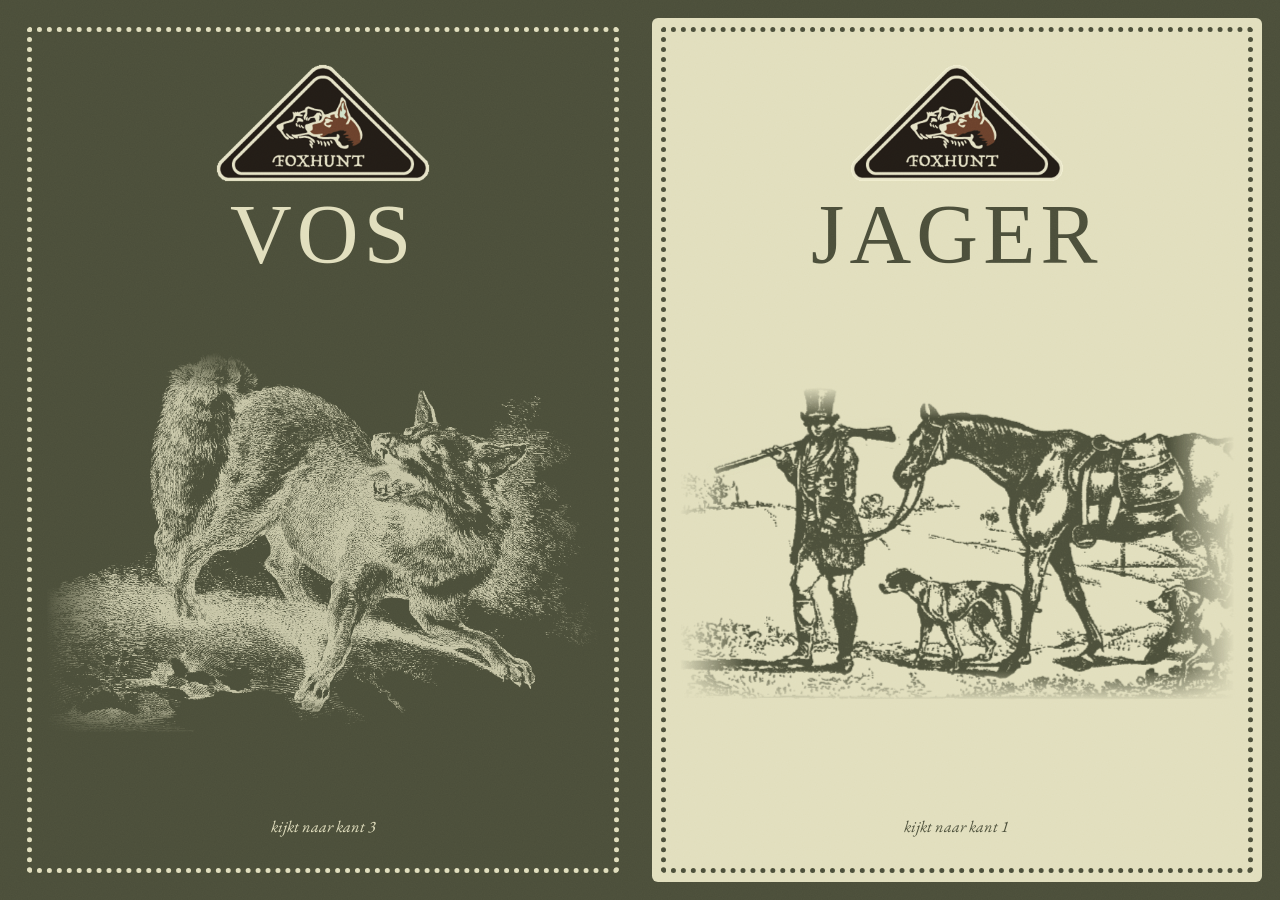
<file: index.html>
<!DOCTYPE html>
<html lang="nl">
<head>
  <meta charset="UTF-8">
  <meta name="viewport" content="width=device-width, initial-scale=1.0, maximum-scale=1.0, user-scalable=no">
  <meta name="apple-mobile-web-app-capable" content="yes">
  <meta name="theme-color" content="#4a4d39">
  <title>Foxhunt</title>
  <link rel="preconnect" href="https://fonts.googleapis.com">
  <link rel="preconnect" href="https://fonts.gstatic.com" crossorigin>
  <link href="https://fonts.googleapis.com/css2?family=IM+Fell+English:ital@0;1&family=IM+Fell+English+SC&family=EB+Garamond:ital,wght@0,400;0,600;1,400&display=swap" rel="stylesheet">
  <link rel="stylesheet" href="css/style.css">
  <link rel="preload" as="image" href="img/logo.png">
</head>
<body data-rol="">
  <div id="app"></div>

  <script src="js/data.js"></script>
  <script src="js/geluid.js"></script>
  <script src="js/game.js"></script>
</body>
</html>
</file>
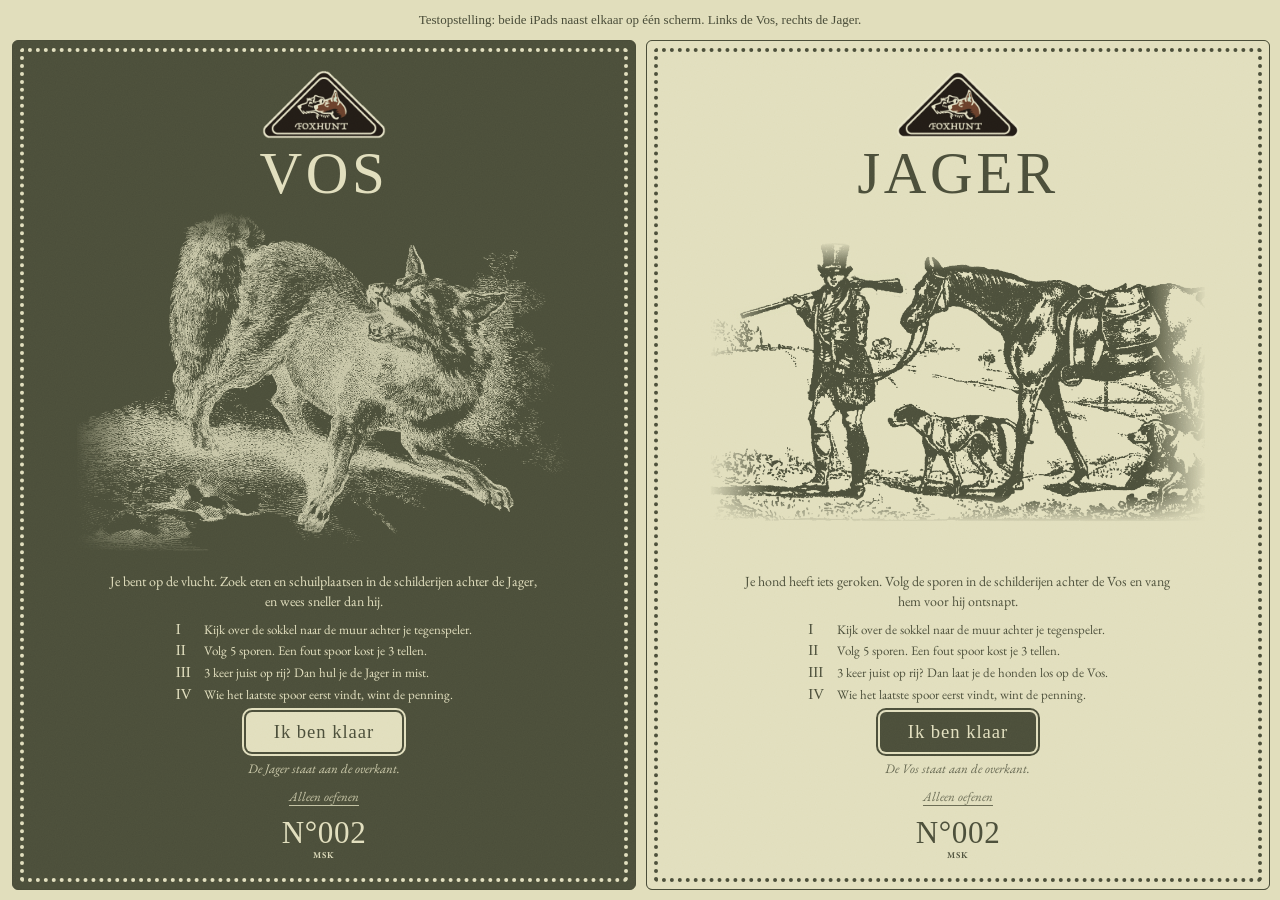
<file: duo.html>
<!DOCTYPE html>
<html lang="nl">
<head>
  <meta charset="UTF-8">
  <meta name="viewport" content="width=device-width, initial-scale=1.0">
  <title>Testopstelling • De Digitale Vossenjacht</title>
  <style>
    html, body { margin: 0; height: 100%; background: #e1debc; font-family: Georgia, serif; color: #4a4d39; }
    .rij { display: grid; grid-template-columns: 1fr 1fr; gap: 12px; height: calc(100% - 40px); padding: 0 12px 12px; box-sizing: border-box; }
    iframe { width: 100%; height: 100%; border: 1px solid #4a4d39; border-radius: 6px; background: #4a4d39; }
    p { margin: 0; padding: 12px; font-size: 13px; text-align: center; }
  </style>
</head>
<body>
  <p>Testopstelling: beide iPads naast elkaar op één scherm. Links de Vos, rechts de Jager.</p>
  <div class="rij">
    <iframe src="index.html?rol=vos" title="Scherm van de Vos"></iframe>
    <iframe src="index.html?rol=jager" title="Scherm van de Jager"></iframe>
  </div>
</body>
</html>
</file>
<file: css/style.css>
/*
 * De Vossenjacht — vormgeving in de stijl van de tickets
 *
 * Elke iPad krijgt de kleur van zijn ticket:
 *   De Vos   donker olijfgroen papier met crème inkt
 *   De Jager crème papier met olijfgroene inkt
 *
 * Alles schaalt mee met het scherm: alle maten zijn uitgedrukt in --u
 * (1% van de kortste schermzijde). Beelden staan in een .vak dat de vrije
 * ruimte opvult en mee krimpt, zodat er nooit iets van het scherm valt.
 */
:root {
  --olijf: #4a4d39;
  --creme: #e1debc;
  --roest: #b4602f;
  --papier: var(--olijf);
  --inkt: var(--creme);
  --u: min(1vh, 1vw);
  --rand: max(10px, calc(var(--u) * 3.2));   /* afstand van de schermrand tot de inhoud */
  --kop: 'IM Fell English SC', 'IM Fell English', Georgia, serif;
  --fell: 'IM Fell English', Georgia, serif;
  --tekst: 'EB Garamond', Georgia, serif;
}
body[data-rol="jager"] { --papier: var(--creme); --inkt: var(--olijf); }

* { box-sizing: border-box; -webkit-tap-highlight-color: transparent; }
html, body { margin: 0; height: 100%; }
body {
  font-family: var(--tekst);
  font-size: max(14px, calc(var(--u) * 2));
  color: var(--inkt);
  background: var(--papier);
  overflow: hidden;
  user-select: none;
  -webkit-user-select: none;
  touch-action: manipulation;
  transition: background .4s, color .4s;
}
/* lichte drukkorrel */
body::after {
  content: ''; position: fixed; inset: 0; pointer-events: none; z-index: 50; opacity: .5; mix-blend-mode: overlay;
  background-image: url("data:image/svg+xml,%3Csvg xmlns='http://www.w3.org/2000/svg' width='160' height='160'%3E%3Cfilter id='n'%3E%3CfeTurbulence type='fractalNoise' baseFrequency='.85' numOctaves='2' stitchTiles='stitch'/%3E%3CfeColorMatrix values='0 0 0 0 .5 0 0 0 0 .5 0 0 0 0 .5 0 0 0 .35 0'/%3E%3C/filter%3E%3Crect width='160' height='160' filter='url(%23n)'/%3E%3C/svg%3E");
}
#app { height: 100%; }
button { font: inherit; color: inherit; cursor: pointer; }
img { display: block; }
p, h1, h2 { margin: 0; }

/* ---------- ticketrand en schermen ---------- */
.ticket { position: fixed; inset: 0; }
.ticket::before {
  content: ''; position: absolute; inset: max(6px, calc(var(--u) * 1.1));
  border: max(4px, calc(var(--u) * .65)) dotted var(--inkt); border-radius: 4px; pointer-events: none;
}
body[data-rol=""] .ticket::before { display: none; }
.scherm {
  position: absolute; inset: var(--rand);
  display: flex; flex-direction: column; min-height: 0;
  opacity: 0; transition: opacity .4s ease; overflow: hidden;
}
.scherm.in { opacity: 1; }
.midden { align-items: center; justify-content: center; text-align: center; gap: calc(var(--u) * 1.6); }

/* een vak vult de vrije ruimte; het beeld erin krimpt mee */
.vak { flex: 1 1 0; min-height: 0; width: 100%; display: flex; align-items: center; justify-content: center; }
.vak > img, .vak > .logo { width: 100%; height: 100%; object-fit: contain; }

/* ---------- typografie ---------- */
.rolnaam { font-family: var(--kop); font-weight: 400; font-size: calc(var(--u) * 9.5); line-height: .9; letter-spacing: .06em; text-transform: uppercase; }
.titel { font-family: var(--kop); font-weight: 400; font-size: calc(var(--u) * 7); line-height: 1; letter-spacing: .03em; }
.ondertitel { font-family: var(--fell); font-style: italic; font-size: max(16px, calc(var(--u) * 2.8)); }
.lead { font-size: max(14px, calc(var(--u) * 2.2)); line-height: 1.45; max-width: calc(var(--u) * 70); }
.nummer { font-family: var(--kop); font-size: calc(var(--u) * 5); line-height: 1; letter-spacing: .02em; }
.nummer small { display: block; font-family: var(--tekst); font-weight: 600; font-size: max(9px, calc(var(--u) * 1.05)); letter-spacing: .14em; margin-top: calc(var(--u) * .4); }
.status { font-style: italic; font-size: max(13px, calc(var(--u) * 1.8)); min-height: 1.3em; opacity: .85; }
.link { background: none; border: 0; text-decoration: underline; text-underline-offset: 4px; font-size: max(13px, calc(var(--u) * 1.7)); padding: calc(var(--u) * .6) 0; opacity: .8; font-style: italic; }

.knop {
  background: var(--inkt); color: var(--papier); border: 0; border-radius: 6px;
  padding: calc(var(--u) * 1.5) calc(var(--u) * 4.4) calc(var(--u) * 1.3);
  font-family: var(--kop); font-size: max(18px, calc(var(--u) * 3)); letter-spacing: .05em;
  outline: 2px solid var(--inkt); outline-offset: calc(var(--u) * .4); transition: transform .1s, opacity .2s;
}
.knop:active { transform: scale(.97); }
.knop:disabled { opacity: .5; }

/* ---------- logo en gravure ---------- */
.logo { display: block; width: 100%; height: auto; }
.badge-groot { flex: none; width: calc(var(--u) * 26); }
.badge-klein { flex: none; width: calc(var(--u) * 10); }
/* de gravure is een SVG: ze past zich vanzelf aan haar vak aan */
.gravure { display: block; width: 100%; height: 100%; max-width: calc(var(--u) * 80); overflow: visible; }


/* ---------- rolkeuze: twee tickets ---------- */
.kies { flex-direction: row; gap: calc(var(--u) * 2.6); inset: calc(var(--u) * 2); }
.rolticket {
  flex: 1 1 0; min-width: 0; min-height: 0; border: 0; border-radius: 6px; position: relative;
  display: flex; flex-direction: column; align-items: center; justify-content: center;
  gap: calc(var(--u) * 1.4); padding: calc(var(--u) * 5) calc(var(--u) * 3);
}
.rolticket.vos { background: var(--olijf); color: var(--creme); }
.rolticket.jager { background: var(--creme); color: var(--olijf); }
.rolticket::before { content: ''; position: absolute; inset: calc(var(--u) * 1); border: max(4px, calc(var(--u) * .6)) dotted currentColor; border-radius: 4px; }
.rolticket .badge-groot { width: calc(var(--u) * 24); }
.rolticket small { font-style: italic; font-size: max(13px, calc(var(--u) * 1.8)); }
@media (max-aspect-ratio: 1/1) { .kies { flex-direction: column; } .rolticket .badge-groot { width: calc(var(--u) * 20); } }

/* ---------- start ---------- */
.start { flex-direction: column; align-items: center; text-align: center; gap: calc(var(--u) * 2); padding: calc(var(--u) * 1.5) calc(var(--u) * 3); }
.start-beeld { flex: 1 1 0; min-height: 0; width: 100%; display: flex; flex-direction: column; align-items: center; gap: calc(var(--u) * 1.2); }
.start-beeld .badge-groot { width: calc(var(--u) * 20); }
.start-tekst { flex: none; display: flex; flex-direction: column; align-items: center; gap: calc(var(--u) * 1.3); }
.regels { list-style: none; padding: 0; margin: 0; text-align: left; display: grid; gap: calc(var(--u) * .35); }
.regels li { display: grid; grid-template-columns: 2.2em 1fr; align-items: baseline; font-size: max(13px, calc(var(--u) * 1.95)); line-height: 1.3; }
.regels li span { font-family: var(--kop); font-size: 1.15em; }
/* liggend scherm: beeld links, tekst rechts */
@media (min-aspect-ratio: 6/5) {
  .start { flex-direction: row; gap: calc(var(--u) * 5); padding: calc(var(--u) * 2) calc(var(--u) * 4); }
  .start-beeld { height: 100%; justify-content: center; }
  .start-tekst { flex: 1 1 0; min-width: 0; justify-content: center; }
  .start-beeld .badge-groot { width: calc(var(--u) * 24); }
}
/* weinig hoogte: eerst de inleiding weg, daarna de regels */
@media (max-height: 560px) { .start .lead { display: none; } }
@media (max-height: 420px) and (max-aspect-ratio: 6/5) { .start .regels { display: none; } }

/* ---------- trompet & aftellen ---------- */
.hoorn-icoon { max-height: calc(var(--u) * 46); }
.hoornbeeld {
  display: block; height: 100%; aspect-ratio: 1000 / 868; max-width: 100%; background: var(--inkt);
  -webkit-mask: url(../img/hoorn.png) center / contain no-repeat; mask: url(../img/hoorn.png) center / contain no-repeat;
  animation: blaas .5s ease-in-out infinite alternate;
}
@keyframes blaas { to { transform: scale(1.06) rotate(-5deg); } }
.teller { font-family: var(--kop); font-size: calc(var(--u) * 28); line-height: 1; }
.teller.pop { animation: pop .5s cubic-bezier(.3, 1.8, .5, 1); }
@keyframes pop { from { transform: scale(1.8); opacity: 0; } }

/* ---------- kop tijdens het spel ---------- */
.kop { flex: none; display: flex; align-items: center; gap: calc(var(--u) * 2.2); padding: 0 calc(var(--u) * 1) calc(var(--u) * 1.4); border-bottom: 2px solid var(--inkt); }
.kop-rechts { display: flex; align-items: center; gap: calc(var(--u) * 1.8); margin-left: auto; }
.kop-rol { font-family: var(--kop); font-size: calc(var(--u) * 3); letter-spacing: .08em; text-transform: uppercase; }
.spoor { display: flex; flex-direction: column; gap: calc(var(--u) * .4); min-width: 0; }
.voortgang { display: flex; align-items: center; gap: calc(var(--u) * 1.1); }
.voortgang .wie { width: calc(var(--u) * 7.5); font-family: var(--kop); font-size: max(11px, calc(var(--u) * 1.7)); letter-spacing: .08em; text-transform: uppercase; }
.voortgang i { font-style: normal; transition: opacity .4s, background .4s, transform .4s; }
.voortgang i.laatste { font-size: calc(var(--u) * 3); opacity: .3; }
.voortgang i.laatste.gezet { opacity: 1; }
.voortgang .poot { width: calc(var(--u) * 2.6); height: calc(var(--u) * 2.6); opacity: .25; }
.voortgang .poot svg { width: 100%; height: 100%; fill: currentColor; display: block; }
.voortgang .poot:nth-of-type(even) { transform: translateY(-3px) rotate(-14deg); }
.voortgang .poot:nth-of-type(odd) { transform: translateY(3px) rotate(14deg); }
.voortgang .poot.gezet { opacity: 1; }
.voortgang .bol { width: calc(var(--u) * 2); height: calc(var(--u) * 2); border-radius: 50%; border: 2px solid currentColor; opacity: .4; margin: 0 calc(var(--u) * .4); }
.voortgang .bol.gezet { background: currentColor; opacity: 1; }
.voortgang:not(.eigen) { transform: scale(.78); transform-origin: left; opacity: .7; }

.reeks { display: flex; align-items: center; gap: calc(var(--u) * .6); padding: calc(var(--u) * .6) calc(var(--u) * 1.2); border: 2px solid var(--inkt); border-radius: 999px; }
.reeks i { width: calc(var(--u) * 1.3); height: calc(var(--u) * 1.3); border-radius: 50%; border: 2px solid var(--inkt); transition: background .3s; }
.reeks i.aan { background: var(--roest); border-color: var(--roest); }
.reeks span { font-family: var(--kop); font-size: max(11px, calc(var(--u) * 1.5)); letter-spacing: .06em; opacity: .4; margin-left: calc(var(--u) * .4); }
.reeks.vol span { opacity: 1; color: var(--roest); animation: adem .8s ease-in-out infinite; }
@keyframes adem { 50% { transform: scale(1.12); } }

/* ---------- vraag ---------- */
.blad { flex: 1 1 0; display: flex; flex-direction: column; gap: calc(var(--u) * 1.4); padding: calc(var(--u) * 2) calc(var(--u) * 1) 0; min-height: 0; }
.spoornr { font-family: var(--kop); font-size: max(13px, calc(var(--u) * 2)); letter-spacing: .1em; opacity: .8; }
.vraagtekst { font-family: var(--fell); font-weight: 400; font-size: max(20px, calc(var(--u) * 4)); line-height: 1.18; max-width: calc(var(--u) * 110); }
.draaiwijzer { align-self: flex-start; padding: calc(var(--u) * .8) calc(var(--u) * 2); border-radius: 999px; background: var(--roest); color: #f6f0dc; font-family: var(--kop); font-size: max(14px, calc(var(--u) * 2.2)); letter-spacing: .04em; }
.draaiwijzer.rechts { align-self: flex-end; }

.muurknoppen { flex: 1 1 0; min-height: 0; display: grid; grid-template-columns: repeat(3, minmax(0, 1fr)); gap: calc(var(--u) * 2); margin-top: calc(var(--u) * .6); }
.muurknoppen.twee { grid-template-columns: repeat(2, minmax(0, 1fr)); }
.plaats {
  min-height: 0; display: flex; flex-direction: column; align-items: center; justify-content: center; gap: calc(var(--u) * .6);
  background: transparent; border: 3px solid var(--inkt); border-radius: 8px; position: relative;
  font-family: var(--kop); font-size: max(20px, calc(var(--u) * 4.8)); letter-spacing: .04em; transition: transform .1s, background .12s, color .12s;
}
.plaats::before { content: ''; position: absolute; inset: calc(var(--u) * .7); border: 1px solid var(--inkt); border-radius: 4px; opacity: .6; }
.plaats .pijltje { font-family: var(--tekst); font-size: 1.5em; line-height: 1; }
.plaats:active { transform: scale(.97); background: var(--inkt); color: var(--papier); }
.onder .plaats { border-style: dashed; }
.fout { border-color: var(--roest) !important; color: var(--roest) !important; animation: schud .4s; }
@keyframes schud { 25% { transform: translateX(-10px); } 75% { transform: translateX(10px); } }
/* smal staand scherm: knoppen onder elkaar */
@media (max-aspect-ratio: 3/5) {
  .muurknoppen, .muurknoppen.twee { grid-template-columns: 1fr; }
  .plaats { flex-direction: row; gap: calc(var(--u) * 3); }
}
@media (max-width: 700px) { .kop .badge-klein, .kop-rol { display: none; } }

/* fout */
.straf { position: fixed; inset: 0; z-index: 10; display: grid; place-items: center; text-align: center; background: var(--roest); color: #f6f0dc; opacity: 0; pointer-events: none; transition: opacity .15s; }
.straf.aan { opacity: 1; pointer-events: all; }
.straf strong { font-family: var(--kop); font-weight: 400; font-size: calc(var(--u) * 15); display: inline-block; line-height: 1; }
.straf.aan strong { animation: schud .4s 2; }
.straf p { font-family: var(--fell); font-style: italic; font-size: max(16px, calc(var(--u) * 2.8)); margin: calc(var(--u) * .5) 0 calc(var(--u) * 2.4); }
.balk { width: calc(var(--u) * 28); height: 4px; background: rgba(246, 240, 220, .3); margin: 0 auto; }
.balk span { display: block; height: 100%; width: 100%; background: #f6f0dc; transform-origin: left; }
.straf.aan .balk span { animation: krimp 3s linear forwards; }
@keyframes krimp { to { transform: scaleX(0); } }

/* ---------- gevonden ---------- */
.gevonden .midden { flex: 1 1 0; min-height: 0; display: flex; flex-direction: column; }
.vinkje { flex: none; width: calc(var(--u) * 14); height: calc(var(--u) * 14); border-radius: 50%; display: grid; place-items: center; border: 3px solid var(--inkt); outline: 1px solid var(--inkt); outline-offset: calc(var(--u) * .5); animation: vink .5s cubic-bezier(.3, 1.6, .5, 1); }
.vinkje svg { width: 50%; height: 50%; fill: currentColor; }
.vinkje .bolgroot { width: 36%; height: 36%; border-radius: 50%; background: currentColor; }
@keyframes vink { from { transform: scale(.3) rotate(-30deg); opacity: 0; } }
.vuur { color: var(--roest); font-family: var(--kop); font-size: calc(var(--u) * 2.8); letter-spacing: .05em; }
.knop.streek { background: var(--roest); color: #f6f0dc; outline-color: var(--roest); animation: adem 1s ease-in-out infinite; }

/* streken van de tegenspeler */
.streeklaag { position: fixed; inset: 0; z-index: 20; display: grid; place-items: center; pointer-events: none; animation: mistin 3.5s ease forwards; }
.streeklaag.mistlaag { backdrop-filter: blur(14px); -webkit-backdrop-filter: blur(14px); background: rgba(225, 222, 188, .35); }
@keyframes mistin { 0% { opacity: 0; } 15%, 75% { opacity: 1; } 100% { opacity: 0; } }
.streektekst { background: var(--olijf); color: var(--creme); border: 2px solid var(--creme); outline: 2px solid var(--olijf); padding: calc(var(--u) * 1.6) calc(var(--u) * 3); border-radius: 999px; font-family: var(--kop); font-size: max(16px, calc(var(--u) * 3)); letter-spacing: .03em; max-width: 90vw; text-align: center; }
body.schud #app { animation: hevig .12s linear 16; }
@keyframes hevig { 25% { transform: translate(-6px, 3px) rotate(-.4deg); } 75% { transform: translate(6px, -3px) rotate(.4deg); } }

/* ---------- draai je om ---------- */
.pijl { font-family: var(--tekst); font-size: calc(var(--u) * 16); line-height: 1; }
.pijl.links { animation: links 1s ease-in-out infinite; }
.pijl.rechts { animation: rechts 1s ease-in-out infinite; }
@keyframes links { 50% { transform: translateX(calc(var(--u) * -4)); } }
@keyframes rechts { 50% { transform: translateX(calc(var(--u) * 4)); } }

/* ---------- einde ---------- */
.einde { padding: calc(var(--u) * 1) calc(var(--u) * 3); }
.einde .vak { padding: calc(var(--u) * 2) 0; }
.einde .gravure { max-width: calc(var(--u) * 70); }
.opdracht { flex: none; max-width: calc(var(--u) * 70); padding: calc(var(--u) * 2) calc(var(--u) * 3); border: 3px solid var(--inkt); outline: 1px solid var(--inkt); outline-offset: calc(var(--u) * .5); border-radius: 6px; animation: vink .6s cubic-bezier(.3, 1.5, .5, 1) .6s both; }
.opdracht strong { display: block; font-family: var(--kop); font-weight: 400; font-size: max(18px, calc(var(--u) * 3.6)); margin-bottom: calc(var(--u) * .4); letter-spacing: .03em; }
.opdracht p { font-size: max(14px, calc(var(--u) * 2.1)); line-height: 1.4; }
.winst .penning .logo { animation: munt 1.3s cubic-bezier(.2, .9, .3, 1.2) both; }
@keyframes munt { from { transform: perspective(800px) rotateY(540deg) scale(.4); opacity: 0; } }
.verlies .gravure { opacity: .45; }

/* ---------- melding ---------- */
.melding { position: fixed; top: calc(var(--rand) + var(--u) * 1); left: 50%; transform: translateX(-50%); z-index: 25; background: var(--inkt); color: var(--papier); padding: calc(var(--u) * 1.2) calc(var(--u) * 2.6); border-radius: 999px; font-family: var(--kop); font-size: max(14px, calc(var(--u) * 2.2)); letter-spacing: .03em; white-space: nowrap; max-width: 92vw; animation: verschijn 4s ease forwards; }
@keyframes verschijn { 0% { opacity: 0; transform: translate(-50%, -10px); } 10%, 85% { opacity: 1; transform: translate(-50%, 0); } 100% { opacity: 0; } }

@media (prefers-reduced-motion: reduce) {
  *, *::before, *::after { animation-duration: .01s !important; animation-iteration-count: 1 !important; transition: none !important; }
}

/* gouden vonken voor de winnaar */
.vonken { position: fixed; inset: 0; z-index: 30; pointer-events: none; overflow: hidden; }
.vonken i { position: absolute; top: -10px; width: 6px; height: 6px; border-radius: 50%; background: #e8c25a; box-shadow: 0 0 6px #e8c25a; animation: val linear forwards; }
@keyframes val { to { transform: translate(var(--x), 105vh) rotate(360deg); opacity: .2; } }
</file>
